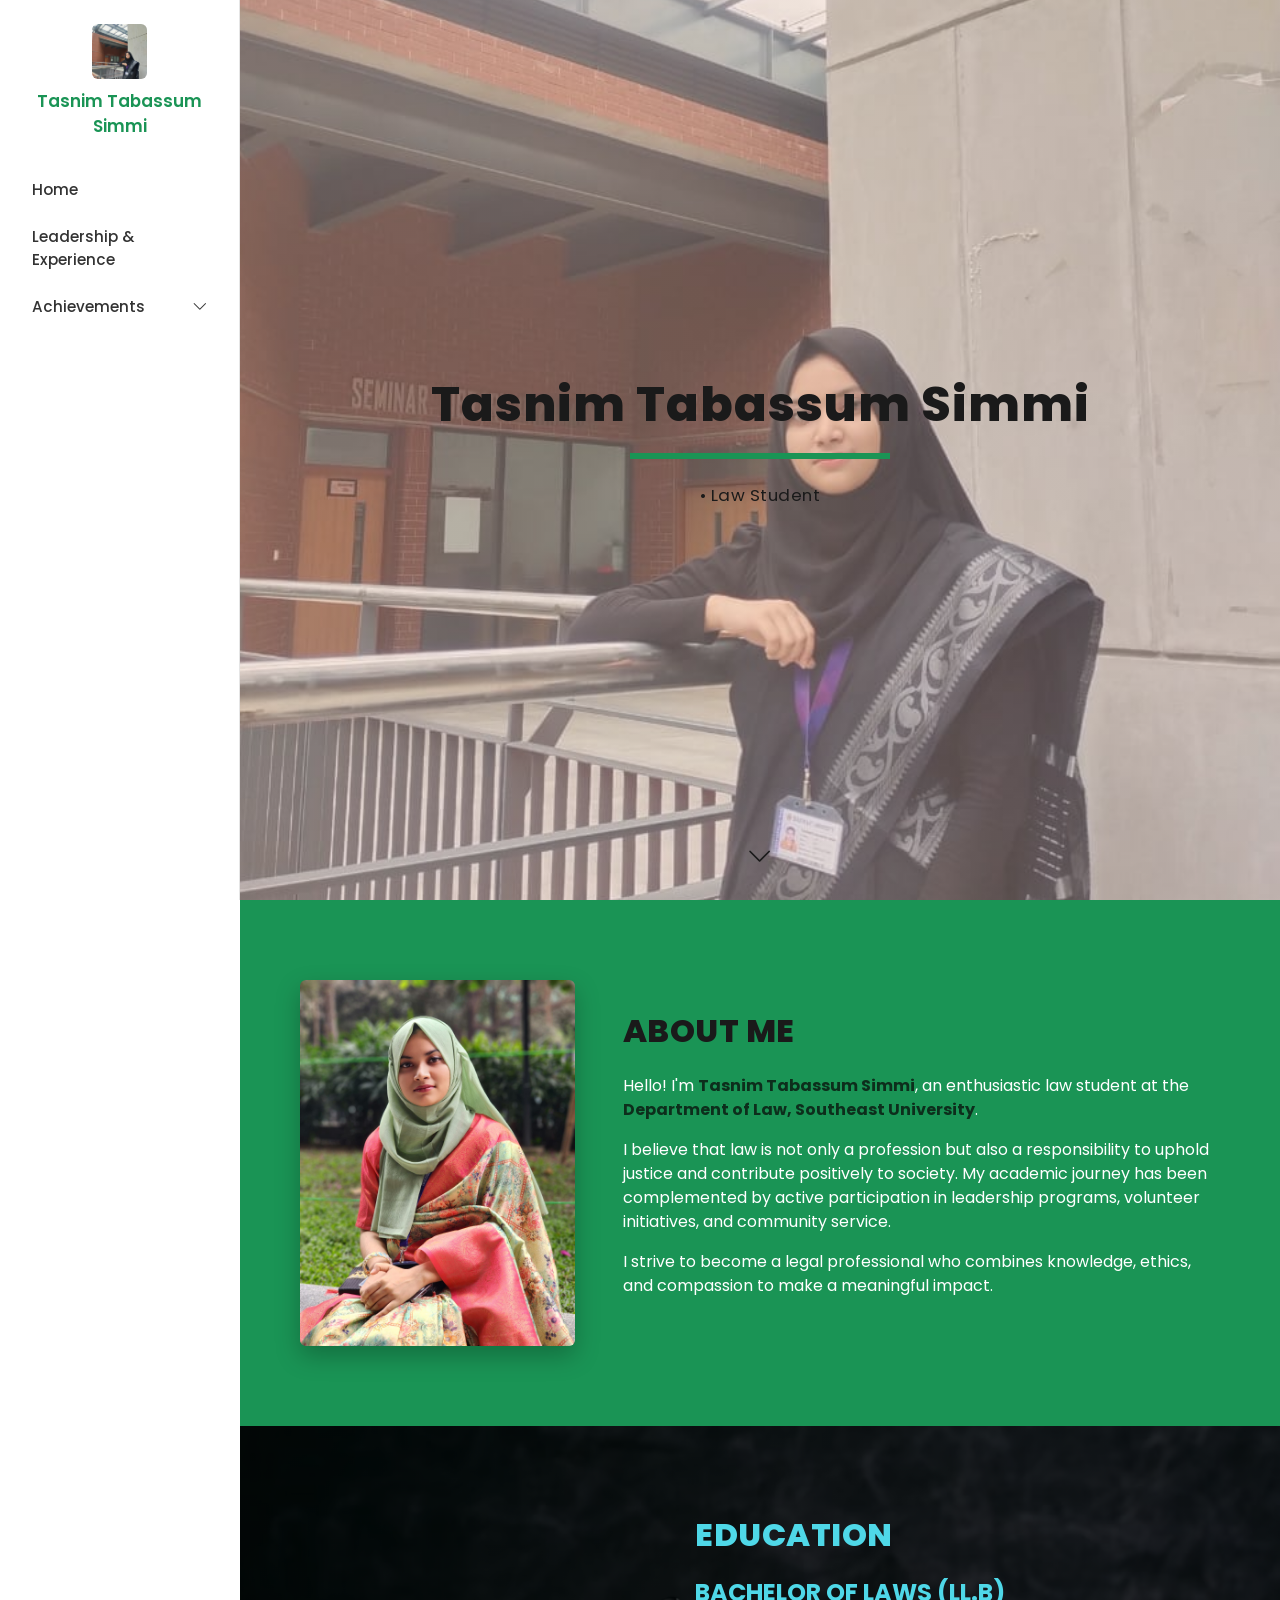
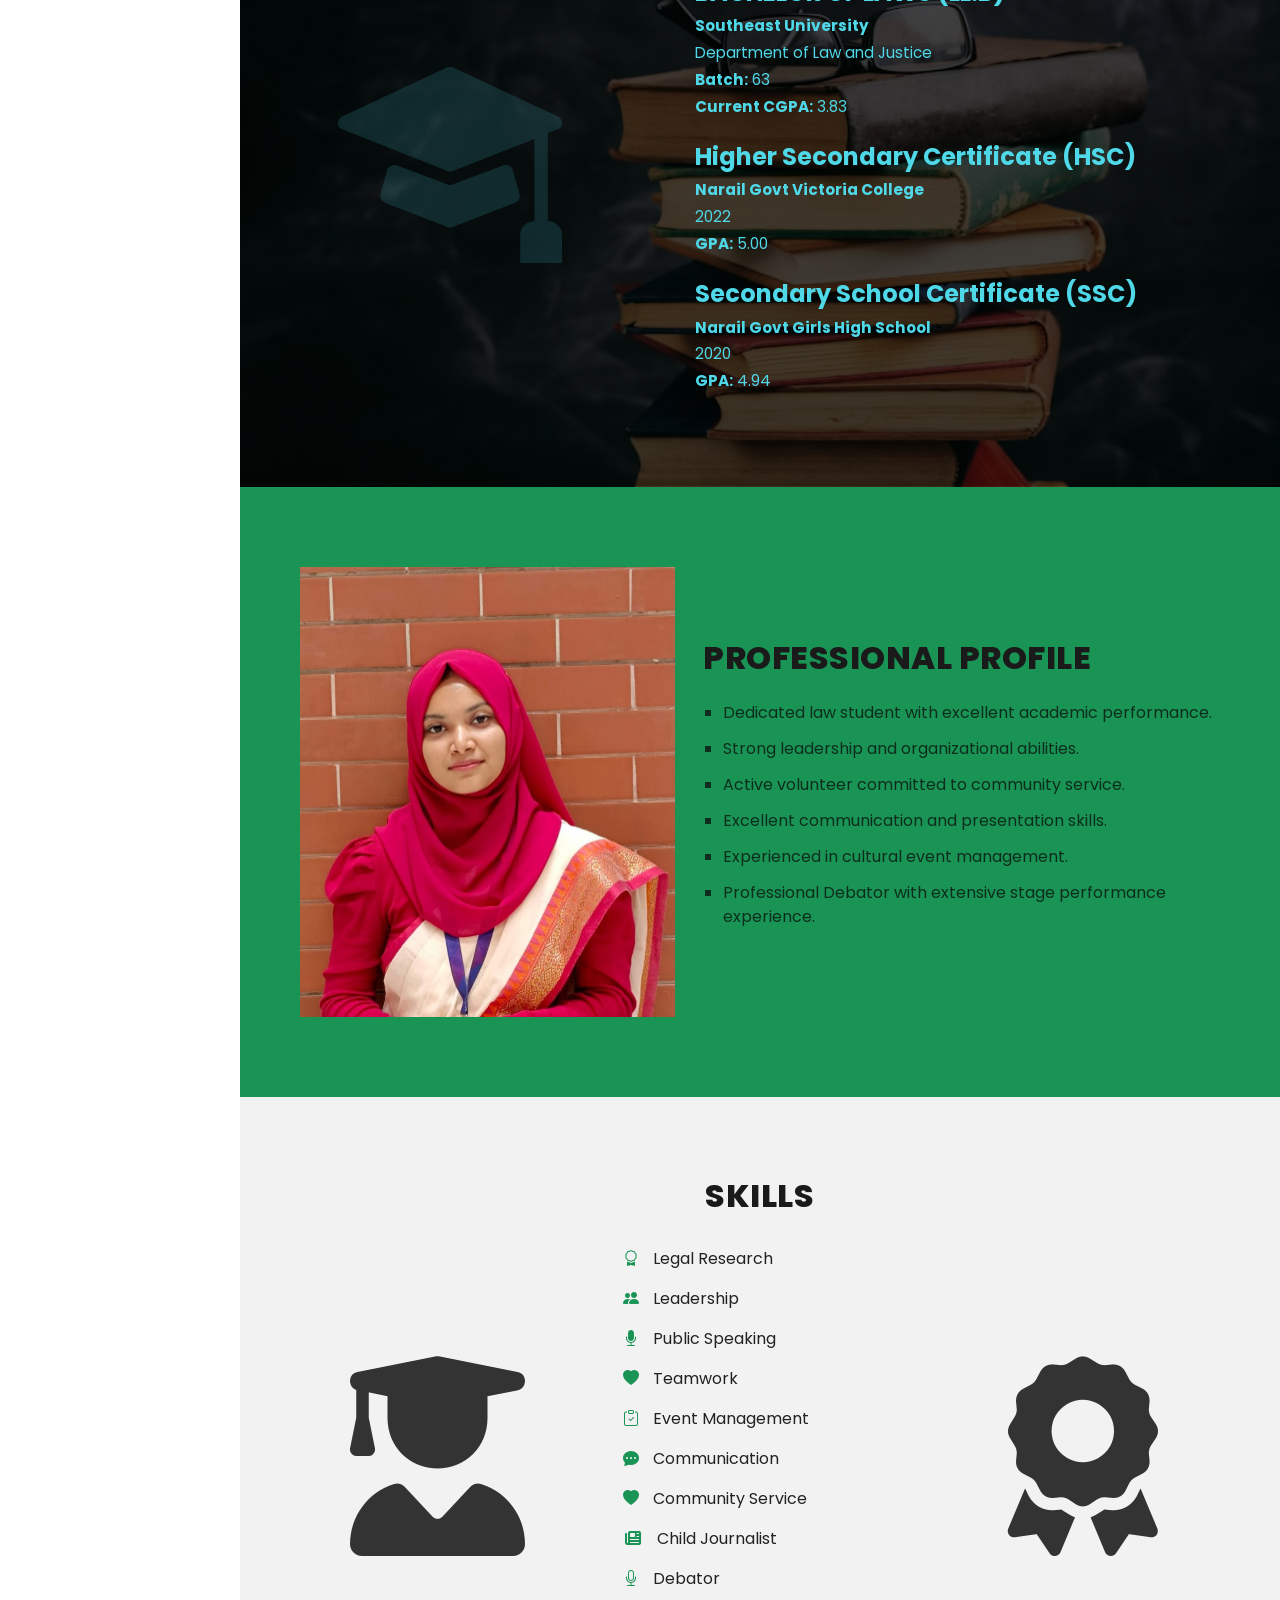
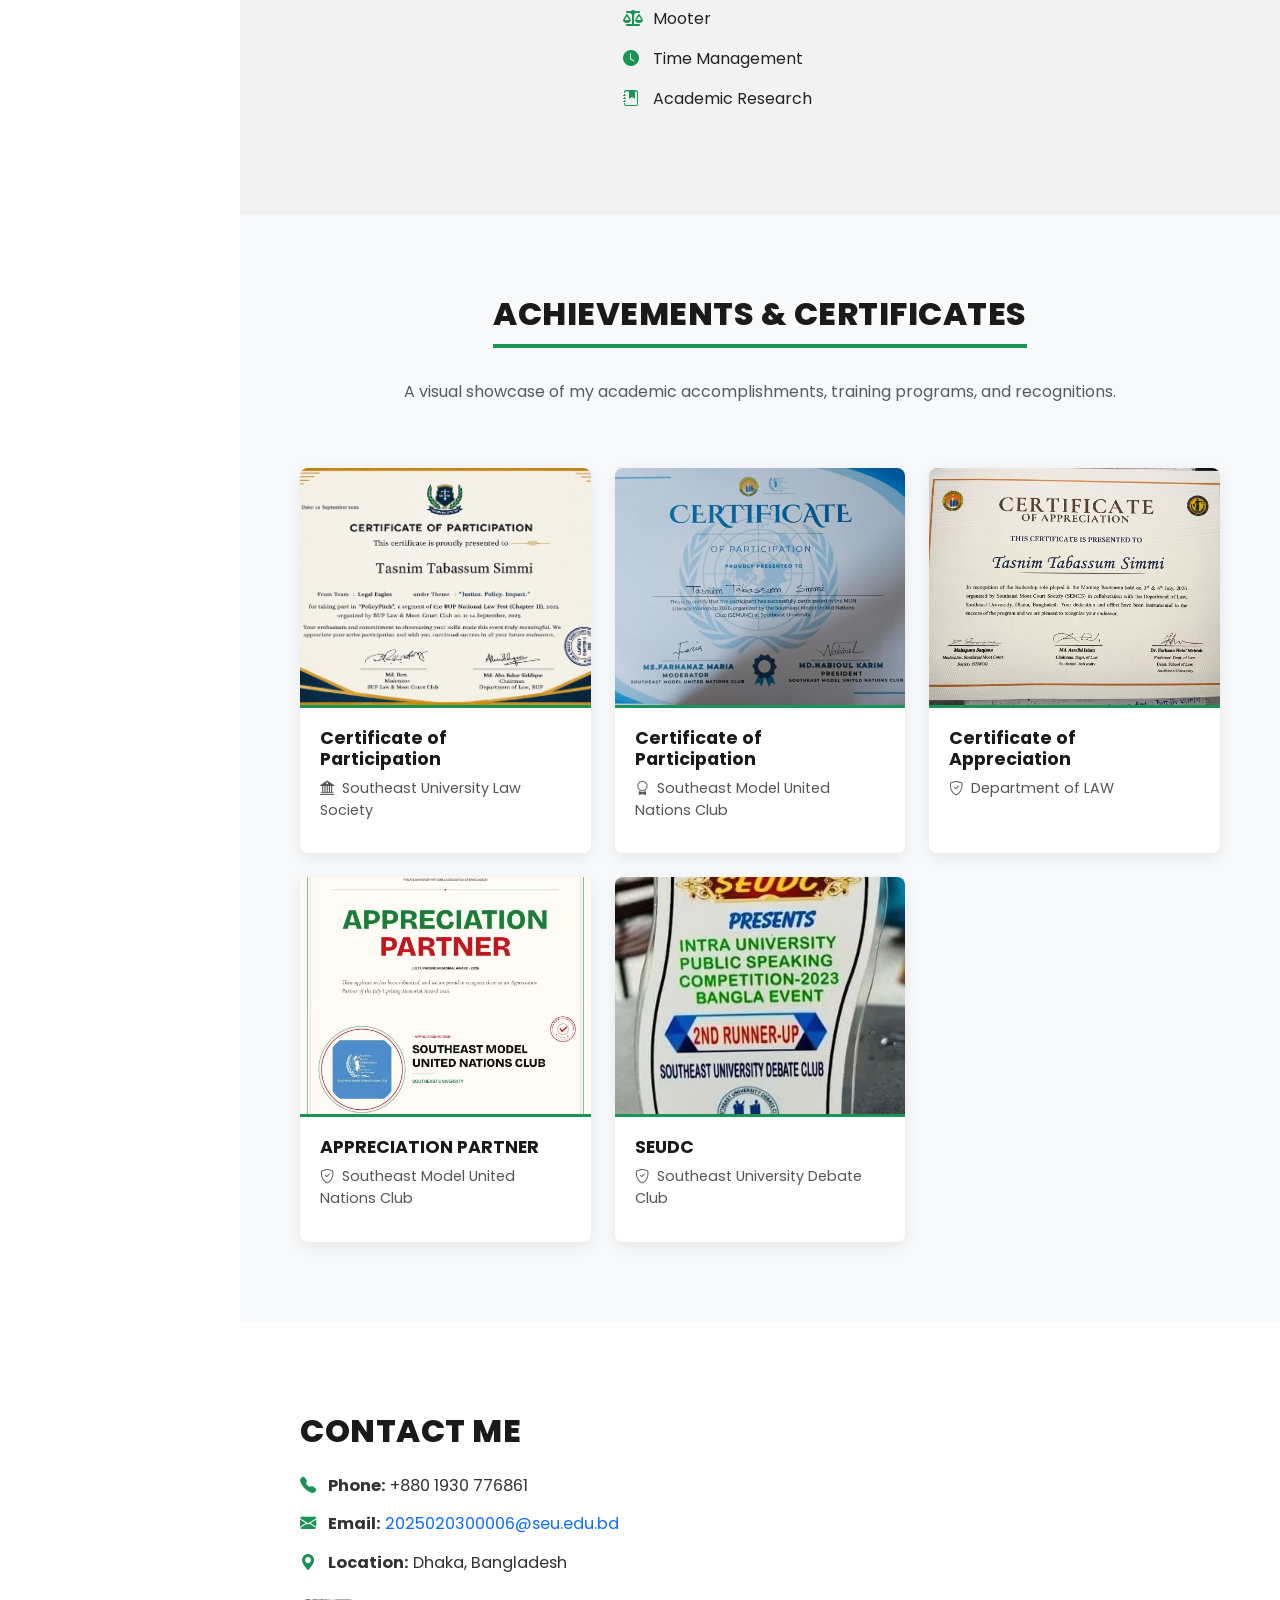
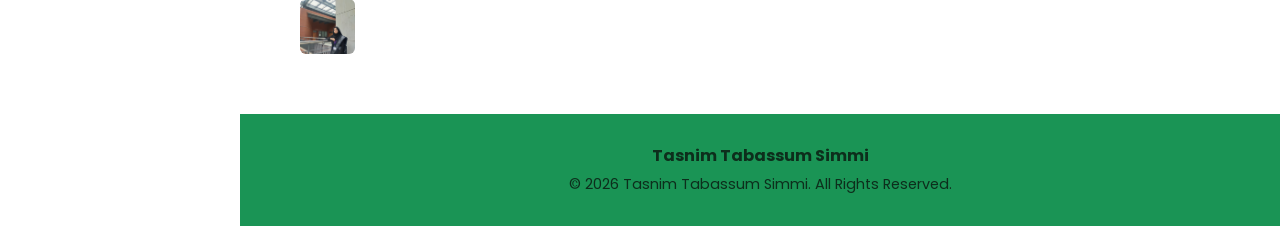
<file: index.html>
<!DOCTYPE html>
<html lang="en">
<head>
<meta charset="UTF-8">
<meta name="viewport" content="width=device-width, initial-scale=1.0">
<title>Tasnim Tabassum Simmi| Portfolio</title>

<!-- Bootstrap CSS -->
<link href="https://cdn.jsdelivr.net/npm/bootstrap@5.3.3/dist/css/bootstrap.min.css" rel="stylesheet">
<!-- Bootstrap Icons -->
<link rel="stylesheet" href="https://cdn.jsdelivr.net/npm/bootstrap-icons@1.11.3/font/bootstrap-icons.css">
<!-- Google Fonts -->
<link href="https://fonts.googleapis.com/css2?family=Poppins:wght@300;400;500;600;700;800&display=swap" rel="stylesheet">
<link rel="stylesheet" href="https://cdnjs.cloudflare.com/ajax/libs/font-awesome/6.7.2/css/all.min.css">
<!-- Custom CSS -->
<link rel="stylesheet" href="style.css">
</head>
<body>

<!-- ===================== SIDEBAR ===================== -->
<aside class="sidebar" id="sidebar">
  <div class="sidebar-logo">
    <img src="img/pic.three.jpeg" alt="logo" class="logo-img">
    <p class="logo-text">Tasnim Tabassum Simmi</p>
  </div>

  <nav class="sidebar-nav">
    <a href="../index.html" class="nav-item active">Home</a>
    <a href="./Leadership-Experience/L&E.html" class="nav-item">Leadership &amp; Experience</a>

   <div class="nav-dropdown">
  <!-- বাটনটিকে লিংক বানানো হলো এবং অ্যারো আইকনটিকে আলাদা ক্লিক করার সুবিধা দেওয়া হলো -->
  <div class="nav-item dropdown-toggle-btn d-flex justify-content-between align-items-center">
    <a href="./Achievements/achievements.html" style="color: inherit; flex-grow: 1;">Achievements</a>
    <i class="bi bi-chevron-down" id="achievementsToggle" style="cursor: pointer; padding-left: 10px;"></i>
  </div>
  <div class="nav-dropdown-menu" id="achievementsMenu">

    <!-- language এর জায়গায় সঠিক বানান languages.html করা হলো -->
    <a href="./Achievements/language.html" class="nav-subitem">Languages</a>
  </div>
</div>
  </nav>
</aside>

<!-- mobile toggler -->
<button class="sidebar-mobile-btn" id="sidebarMobileBtn"><i class="bi bi-list"></i></button>

<!-- ===================== MAIN CONTENT ===================== -->
<main class="main-content">

  <!-- ---------- HERO ---------- -->
  <section id="home" class="hero-section">
    <div class="hero-overlay">
      <div class="hero-text-wrap">
        <h1 class="hero-title">Tasnim Tabassum Simmi</h1>
        <div class="hero-underline"></div>
        <p class="hero-subtitle">&bull; Law Student</p>
      </div>
    </div>
    <a href="#about" class="hero-scroll"><i class="bi bi-chevron-down"></i></a>
  </section>

  <!-- ---------- ABOUT ME ---------- -->
  <section id="about" class="px-5 about-section">
    <div class="container">
      <div class="row align-items-center g-5">
        <div class="col-lg-4 text-center">
          <img src="img/pic-two.jpeg" alt="Sabrina" class="about-img">
        </div>
        <div class="col-lg-8">
          <h2 class="section-heading dark-heading">ABOUT ME</h2>
          <p>Hello! I'm <strong>Tasnim Tabassum Simmi</strong>, an enthusiastic law student at the <strong>Department of Law, Southeast University</strong>.</p>
          <p>I believe that law is not only a profession but also a responsibility to uphold justice and contribute positively to society. My academic journey has been complemented by active participation in leadership programs, volunteer initiatives, and community service.</p>
          <p>I strive to become a legal professional who combines knowledge, ethics, and compassion to make a meaningful impact.</p>
        </div>
      </div>
    </div>
  </section>

  <!-- ---------- EDUCATION ---------- -->
  <section id="education" class="education-section">
    <div class="container">
      <div class="row align-items-center g-5">
        <div class="col-lg-5 d-none d-lg-flex justify-content-center">
          <i class="bi bi-mortarboard-fill education-icon"></i>
        </div>
        <div class="col-lg-7">
          <h2 class="section-heading cyan-heading">EDUCATION</h2>

          <h4 class="edu-title">BACHELOR OF LAWS (LL.B)</h4>
          <p class="edu-line"><strong>Southeast University</strong></p>
          <p class="edu-line">Department of Law and Justice</p>
          <p class="edu-line"><strong>Batch:</strong> 63</p>
          <p class="edu-line mb-4"><strong>Current CGPA:</strong> 3.83</p>

          <h4 class="edu-title">Higher Secondary Certificate (HSC)</h4>
          <p class="edu-line"><strong>Narail Govt Victoria College </strong></p>
          <p class="edu-line">2022</p>
          <p class="edu-line mb-4"><strong>GPA:</strong> 5.00</p>

          <h4 class="edu-title">Secondary School Certificate (SSC)</h4>
          <p class="edu-line"><strong>Narail Govt Girls High School </strong></p>
          <p class="edu-line">2020</p>
          <p class="edu-line"><strong>GPA:</strong> 4.94</p>
        </div>
      </div>
    </div>
  </section>

  <!-- ---------- PROFESSIONAL PROFILE ---------- -->
  <section id="leadership" class="px-5 profile-section">
    <div class="container">
      <div class="row align-items-center g-5">
        <div class="col-lg-5 text-center">
         <img src="img/pic-seven.jpeg" alt="photo" style="height: 450px;">
        </div>
        <div class="col-lg-7">
          <h2 class="section-heading dark-heading">PROFESSIONAL PROFILE</h2>
          <ul class="profile-list">
            <li>Dedicated law student with excellent academic performance.</li>
            <li>Strong leadership and organizational abilities.</li>
            <li>Active volunteer committed to community service.</li>
            <li>Excellent communication and presentation skills.</li>
            <li>Experienced in cultural event management.</li>
            <li>Professional Debator with extensive stage performance experience.</li>
          </ul>
        </div>
      </div>
    </div>
  </section>

  <!-- ---------- SKILLS ---------- -->
  <section id="skills" class="px-5 skills-section">
    <div class="container">
      <div class="row align-items-center g-5">
        <div class="col-lg-4 text-center">
          <i class="fa-solid fa-user-graduate" style="font-size: 200px;"></i>
        </div>
        <div class="col-lg-4">
          <h2 class="section-heading dark-heading text-center">SKILLS</h2>
          <ul class="skills-list">
            <li><i class="bi bi-award"></i> Legal Research</li>
            <li><i class="bi bi-people-fill"></i> Leadership</li>
            <li><i class="bi bi-mic-fill"></i> Public Speaking</li>
            <li><i class="bi bi-heart-fill"></i> Teamwork</li>
            <li><i class="bi bi-clipboard-check"></i> Event Management</li>
            <li><i class="bi bi-chat-dots-fill"></i> Communication</li>
            <li><i class="bi bi-heart-fill"></i> Community Service</li>
            <li><i class="fa-solid fa-newspaper"></i> Child Journalist</li>
            <li><i class="bi bi-mic"></i> Debator</li>
            <li><i class="fa-solid fa-scale-balanced"></i>Mooter</li>
            <li><i class="bi bi-clock-fill"></i> Time Management</li>
            <li><i class="bi bi-journal-bookmark-fill"></i> Academic Research</li>
          </ul>
        </div>
        <div class="col-lg-4 text-center">
          <i class="fa-solid fa-award" style="font-size: 200px;"></i>
        </div>
      </div>
    </div>
  </section>


<!-- ---------- ACHIEVEMENTS & CERTIFICATES ---------- -->
  <section id="achievements" class="px-5 achievements-section" style="background-color: #f8f9fa; padding: 80px 0;">
    <div class="container">
      <div class="row">
        <div class="col-12 text-center mb-5">
          <h2 class="section-heading dark-heading text-uppercase" style="display:inline-block; border-bottom: 4px solid var(--green); padding-bottom: 10px;">Achievements &amp; Certificates</h2>
          <p class="text-muted mt-2">A visual showcase of my academic accomplishments, training programs, and recognitions.</p>
        </div>
      </div>

      <!-- Achievements Grid -->
      <div class="row g-4">
        
        <!-- Certificate 1 -->
        <div class="col-md-6 col-lg-4">
          <div class="certificate-card">
            <div class="certificate-img-wrapper">
              <img src="img/T C1.jpg" alt="Moot Court Championship" class="certificate-img">
            </div>
            <div class="certificate-body">
              <div>
                <h4 class="certificate-title">Certificate of Participation</h4>
                <p class="certificate-issuer"><i class="bi bi-bank2 me-1"></i> Southeast University Law Society</p>
              </div>
          
            </div>
          </div>
        </div>

        <!-- Certificate 2 -->
        <div class="col-md-6 col-lg-4">
          <div class="certificate-card">
            <div class="certificate-img-wrapper">
              <img src="img/T C2.jpg" alt="National Debate Fest Participant" class="certificate-img">
            </div>
            <div class="certificate-body">
              <div>
                <h4 class="certificate-title">Certificate of Participation</h4>
                <p class="certificate-issuer"><i class="bi bi-award me-1"></i> Southeast Model United Nations Club</p>
              </div>
        
            </div>
          </div>
        </div>

        <!-- Certificate 3 -->
        <div class="col-md-6 col-lg-4">
          <div class="certificate-card">
            <div class="certificate-img-wrapper">
              <img src="img/T C3.png" alt="Leadership & Advocacy Training" class="certificate-img">
            </div>
            <div class="certificate-body">
              <div>
                <h4 class="certificate-title">Certificate of Appreciation</h4>
                <p class="certificate-issuer"><i class="bi bi-shield-check me-1"></i> Department of LAW</p>
              </div>
            
            </div>
          </div>
        </div>

        
        <!-- Certificate 4 -->
        <div class="col-md-6 col-lg-4">
          <div class="certificate-card">
            <div class="certificate-img-wrapper">
              <img src="img/PUNAB.jpg" alt="Leadership & Advocacy Training" class="certificate-img">
            </div>
            <div class="certificate-body">
              <div>
                <h4 class="certificate-title">APPRECIATION PARTNER</h4>
                <p class="certificate-issuer"><i class="bi bi-shield-check me-1"></i> Southeast Model United Nations Club</p>
              </div>
             
            </div>
          </div>
        </div>

        
        <!-- Certificate 5 -->
        <div class="col-md-6 col-lg-4">
          <div class="certificate-card">
            <div class="certificate-img-wrapper">
              <img src="img/SEUDC.jpeg" alt="Leadership & Advocacy Training" class="certificate-img">
            </div>
            <div class="certificate-body">
              <div>
                <h4 class="certificate-title">SEUDC</h4>
                <p class="certificate-issuer"><i class="bi bi-shield-check me-1"></i> Southeast University Debate Club</p>
              </div>
            </div>
          </div>
        </div>

      </div>
    </div>
  </section>
  

  <!-- ---------- CONTACT ---------- -->
  <section id="contact" class="px-5 contact-section">
    <div class="container">
      <h2 class="section-heading dark-heading">CONTACT ME</h2>
      <p><i class="bi bi-telephone-fill"></i> <strong>Phone:</strong> +880 1930 776861</p>
      <p><i class="bi bi-envelope-fill"></i> <strong>Email:</strong> 
        <a href="mailto:2025020300006@seu.edu.bd">2025020300006@seu.edu.bd</a></p>
      <p><i class="bi bi-geo-alt-fill"></i> <strong>Location:</strong> Dhaka, Bangladesh</p>

      <div class="contact-social">
        <img src="img/pic.three.jpeg" alt="social" class="social-img">
      </div>
    </div>
  </section>

  <!-- ---------- FOOTER ---------- -->
  <footer class="site-footer">
    <div class="container text-center">
      <p class="footer-name">Tasnim Tabassum Simmi</p>
      <p class="footer-copy">&copy; 2026 Tasnim Tabassum Simmi. All Rights Reserved.</p>
    </div>
  </footer>

</main>

<!-- Bootstrap JS Bundle -->
<script src="https://cdn.jsdelivr.net/npm/bootstrap@5.3.3/dist/js/bootstrap.bundle.min.js"></script>
<!-- Custom JS -->
<script src="script.js"></script>
</body>
</html>
</file>
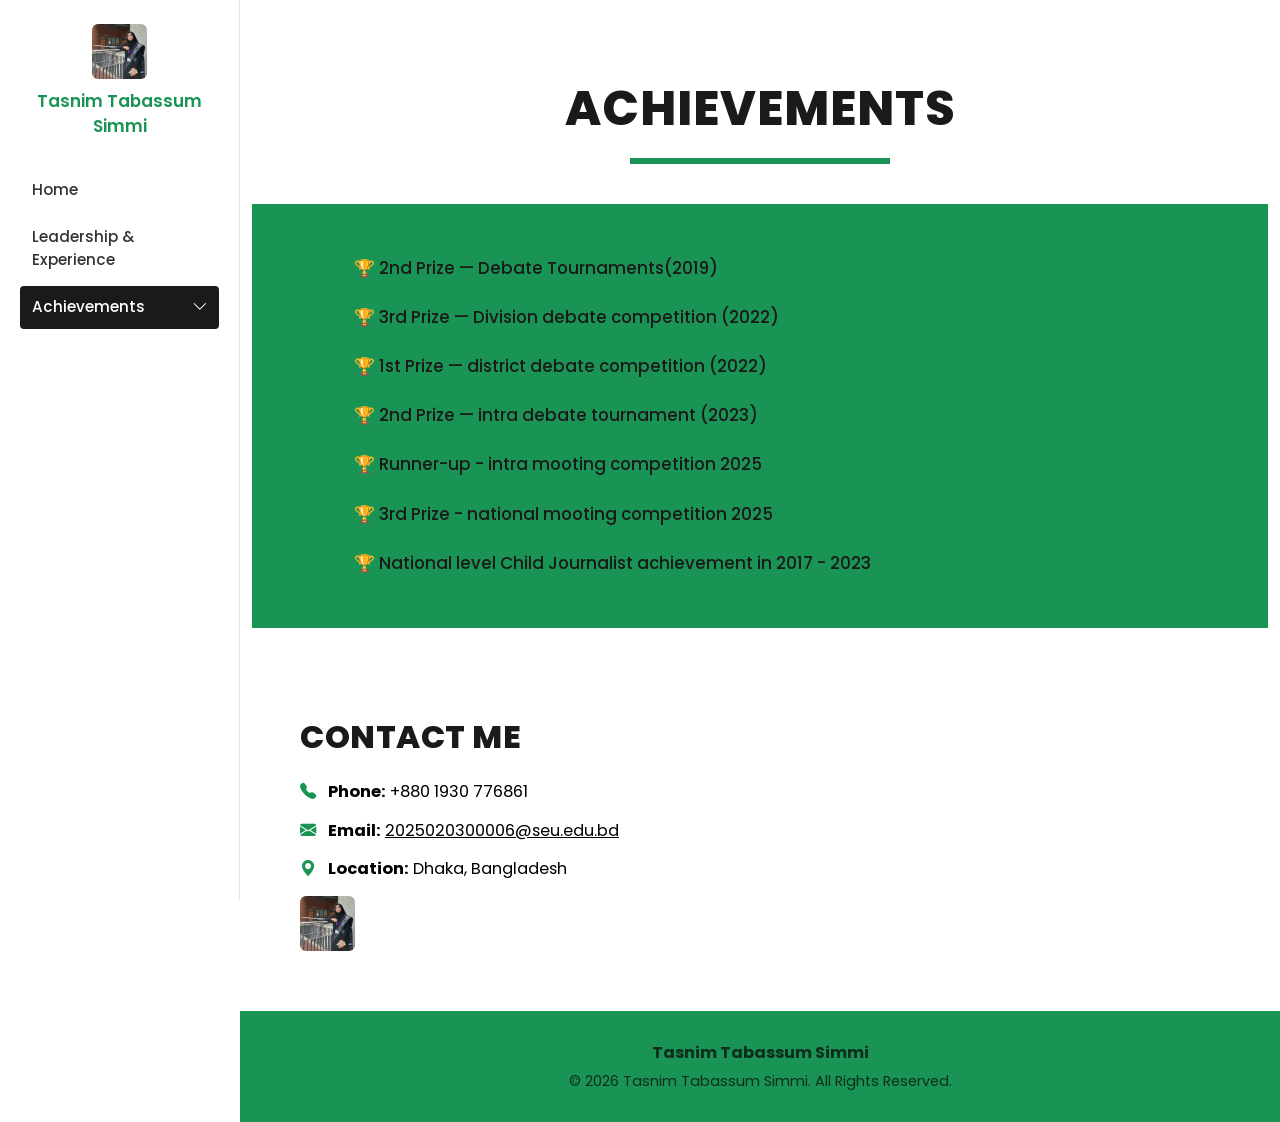
<file: Achievements/achievements.html>
<!DOCTYPE html>
<html lang="en">
<head>
<meta charset="UTF-8">
<meta name="viewport" content="width=device-width, initial-scale=1.0">
<title>Achievements - Sabrina Tabassum Sumayya</title>

<!-- Bootstrap CSS -->
<link href="https://cdn.jsdelivr.net/npm/bootstrap@5.3.3/dist/css/bootstrap.min.css" rel="stylesheet">
<!-- Bootstrap Icons -->
<link rel="stylesheet" href="https://cdn.jsdelivr.net/npm/bootstrap-icons@1.11.3/font/bootstrap-icons.css">
<!-- Google Fonts -->
<link href="https://fonts.googleapis.com/css2?family=Poppins:wght@300;400;500;600;700;800&display=swap" rel="stylesheet">

<!-- Custom CSS (মেইন পেজের স্টাইল ও অ্যাচিভমেন্টস এর জন্য) -->
<link rel="stylesheet" href="achievements.css">
</head>
<body>

<!-- ===================== SIDEBAR ===================== -->
<aside class="sidebar" id="sidebar">
  <div class="sidebar-logo">
    <img src="img/pic.three.jpeg" alt="logo" class="logo-img">
    <p class="logo-text">Tasnim Tabassum Simmi</p>
  </div>

  <nav class="sidebar-nav">
    <a href="../index.html" class="nav-item">Home</a>
    <a href="../Leadership-Experience/L&E.html" class="nav-item">Leadership &amp; Experience</a>

    <div class="nav-dropdown">
      <div class="nav-item dropdown-toggle-btn d-flex justify-content-between align-items-center active">
        <a href="achievements.html" style="color: inherit; flex-grow: 1;">Achievements</a>
        <i class="bi bi-chevron-down" id="achievementsToggle" style="cursor: pointer; padding-left: 10px;"></i>
      </div>
      <div class="nav-dropdown-menu" id="achievementsMenu" style="display: none;">
  
        <a href="../Achievements/language.html" class="nav-subitem">Languages</a>
      </div>
    </div>
  </nav>
</aside>

<!-- mobile toggler -->
<button class="sidebar-mobile-btn" id="sidebarMobileBtn"><i class="bi bi-list"></i></button>

<!-- ===================== MAIN CONTENT ===================== -->
<main class="main-content">
 

  <!-- ---------- ACHIEVEMENTS SECTION ---------- -->
  <section id="achievements" class="achievements-section text-center">
    <div class="container">
      <h1 class="achievements-title">ACHIEVEMENTS</h1>
      <div class="achievements-underline"></div>
      
      <div class="achievements-box">
        <ul class="achievements-items">
         <li>🏆 2nd Prize — Debate Tournaments(2019)</li>
          <li>🏆 3rd Prize — Division debate competition (2022)</li>
          <li>🏆 1st Prize — district debate competition (2022)</li>
          <li>🏆 2nd Prize — intra debate tournament (2023)</li>
          <li>🏆 Runner-up - intra mooting competition 2025</li>
          <li>🏆 3rd Prize - national mooting competition 2025</li>
          <li>🏆 National level Child Journalist achievement in 2017 - 2023</li>
        </ul>
      </div>
    </div>
  </section>

  <!-- ---------- CONTACT ME ---------- -->
  <section id="contact" class="px-5 contact-section">
    <div class="container">
      <h2 class="section-heading dark-heading">CONTACT ME</h2>
      <p><i class="bi bi-telephone-fill"></i> <strong>Phone:</strong> +880 1930 776861</p>
      <p><i class="bi bi-envelope-fill"></i> <strong>Email:</strong> 
        <a href="mailto:2025020300006@seu.edu.bd">2025020300006@seu.edu.bd</a></p>
      <p><i class="bi bi-geo-alt-fill"></i> <strong>Location:</strong> Dhaka, Bangladesh</p>

      <div class="contact-social">
        <img src="img/pic.three.jpeg" alt="">
      </div>
    </div>
  </section>

  <!-- ---------- FOOTER ---------- -->
  <footer class="site-footer text-center">
    <div class="container">
      <p class="footer-name">Tasnim Tabassum Simmi</p>
      <p class="footer-copy">&copy; 2026 Tasnim Tabassum Simmi. All Rights Reserved.</p>
    </div>
  </footer>

</main>

<!-- Bootstrap JS Bundle -->
<script src="https://cdn.jsdelivr.net/npm/bootstrap@5.3.3/dist/js/bootstrap.bundle.min.js"></script>
<!-- Custom JS -->
<script src="achievements.js"></script>
</body>
</html>
</file>
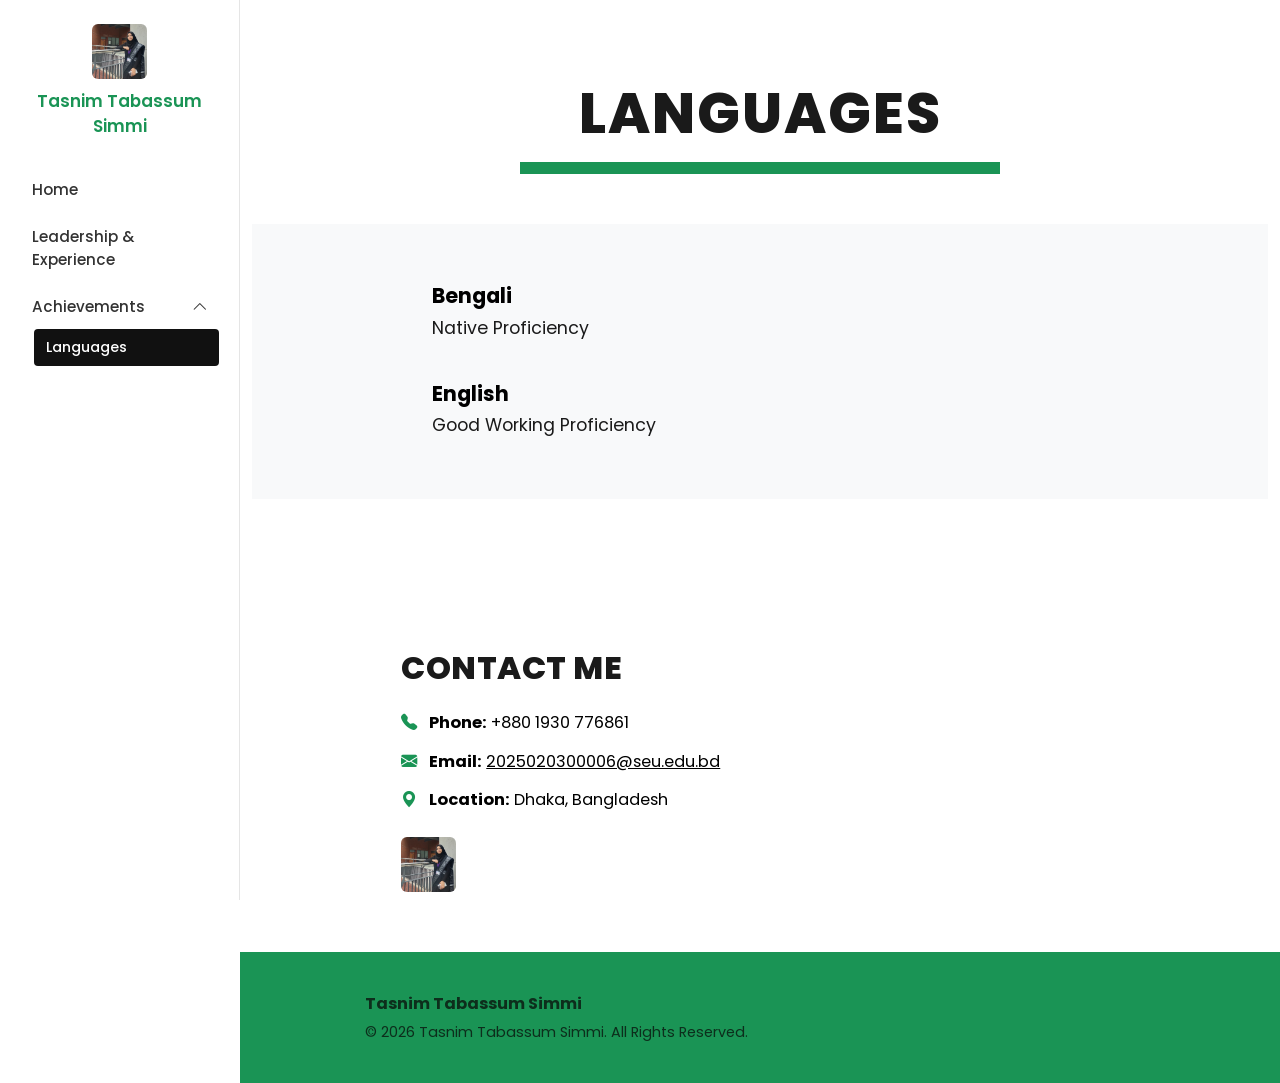
<file: Achievements/language.html>
<!DOCTYPE html>
<html lang="en">
<head>
<meta charset="UTF-8">
<meta name="viewport" content="width=device-width, initial-scale=1.0">
<title>Languages - Sabrina Tabassum Sumayya</title>

<link href="https://cdn.jsdelivr.net/npm/bootstrap@5.3.3/dist/css/bootstrap.min.css" rel="stylesheet">
<link rel="stylesheet" href="https://cdn.jsdelivr.net/npm/bootstrap-icons@1.11.3/font/bootstrap-icons.css">
<link href="https://fonts.googleapis.com/css2?family=Poppins:wght@300;400;500;600;700;800&display=swap" rel="stylesheet">

<link rel="stylesheet" href="language.css">
</head>
<body>

<aside class="sidebar" id="sidebar">
  <div class="sidebar-logo">
    <img src="img/pic.three.jpeg" alt="logo" class="logo-img">
    <p class="logo-text">Tasnim Tabassum Simmi</p>
  </div>

  <nav class="sidebar-nav">
    <a href="../index.html" class="nav-item">Home</a>
    <a href="../Leadership-Experience/L&E.html" class="nav-item">Leadership &amp; Experience</a>

  
<div class="nav-dropdown">
  <!-- এখান থেকেও active ক্লাসটি সরিয়ে দেওয়া হয়েছে -->
  <div class="nav-item dropdown-toggle-btn d-flex justify-content-between align-items-center">
    <a href="../Achievements/achievements.html" style="color: inherit; flex-grow: 1;">Achievements</a>
    <i class="bi bi-chevron-up" id="achievementsToggle" style="cursor: pointer; padding-left: 10px;"></i>
  </div>
  <div class="nav-dropdown-menu show" id="achievementsMenu">
   
    <!-- active ক্লাসটি এখানে থাকবে -->
    <a href="./language.html" class="nav-subitem active">Languages</a>
  </div>
</div>
  </nav>
</aside>

<button class="sidebar-mobile-btn" id="sidebarMobileBtn"><i class="bi bi-list"></i></button>

<main class="main-content">

 

  <section id="languages" class="achievements-section text-center ">
    <div class="container">
      <h1 class="achievements-title">LANGUAGES</h1>
      <div class="achievements-underline"></div>
      
    <div class="bg-light mx-0 w-100">
  <div class="languages-content-box text-start max-width-container mx-auto">
    <div class="language-block">
      <h3 class="lang-name">Bengali</h3>
      <p class="lang-proficiency">Native Proficiency</p>
    </div>
    
    <div class="language-block">
      <h3 class="lang-name">English</h3>
      <p class="lang-proficiency">Good Working Proficiency</p>
    </div>
  </div>
</div>
    </div>
  </section>

  <section id="contact" class="px-5 contact-section">
    <div class="container">
      <h2 class="section-heading dark-heading">CONTACT ME</h2>
      <p><i class="bi bi-telephone-fill"></i> <strong>Phone:</strong> +880 1930 776861</p>
      <p><i class="bi bi-envelope-fill"></i> <strong>Email:</strong> <a href="mailto:2025020300006@seu.edu.bd">2025020300006@seu.edu.bd</a></p>
      <p><i class="bi bi-geo-alt-fill"></i> <strong>Location:</strong> Dhaka, Bangladesh</p>

      <div class="contact-social">
        <img src="img/pic.three.jpeg" alt="social" class="social-img">
      </div>
    </div>
  </section>

  <footer class="site-footer text-center">
    <div class="container">
      <p class="footer-name">Tasnim Tabassum Simmi</p>
      <p class="footer-copy">&copy; 2026 Tasnim Tabassum Simmi. All Rights Reserved.</p>
    </div>
  </footer>

</main>

<script src="https://cdn.jsdelivr.net/npm/bootstrap@5.3.3/dist/js/bootstrap.bundle.min.js"></script>
<script src="language.js"></script>
</body>
</html>
</file>
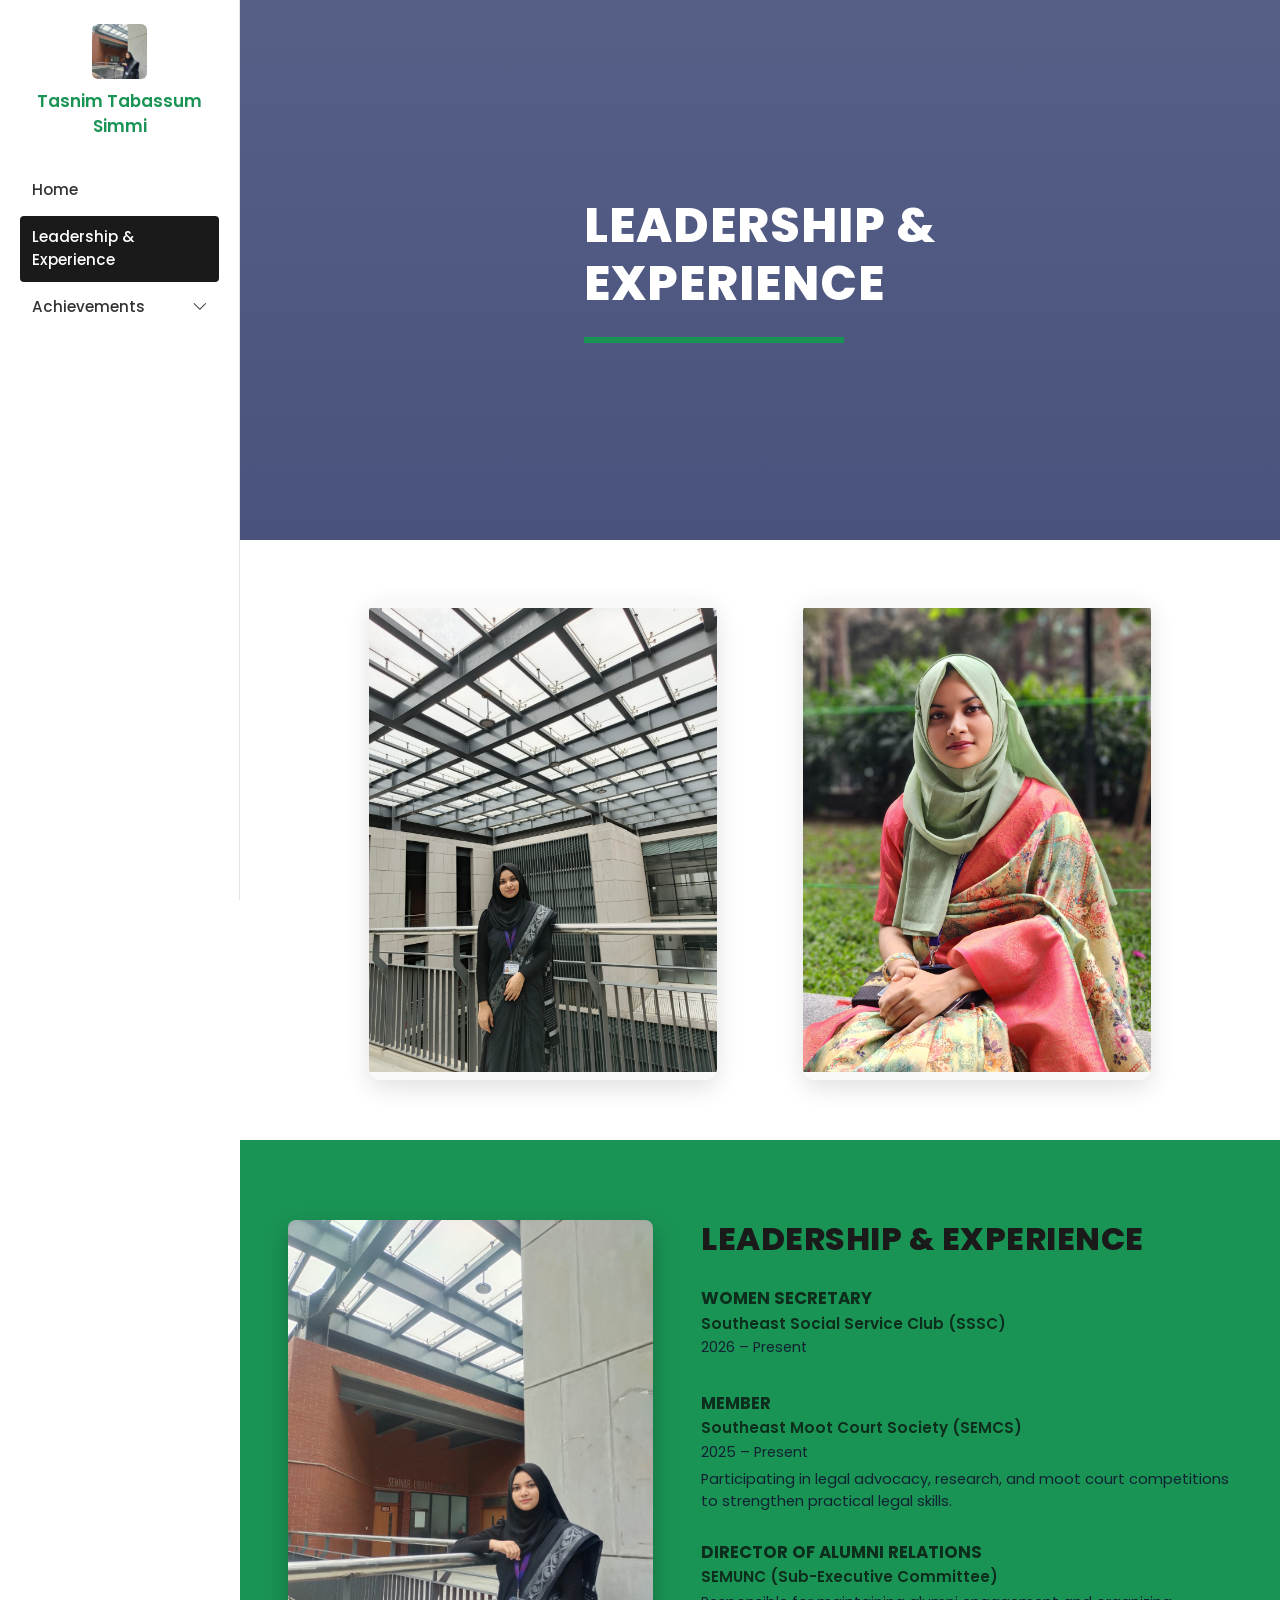
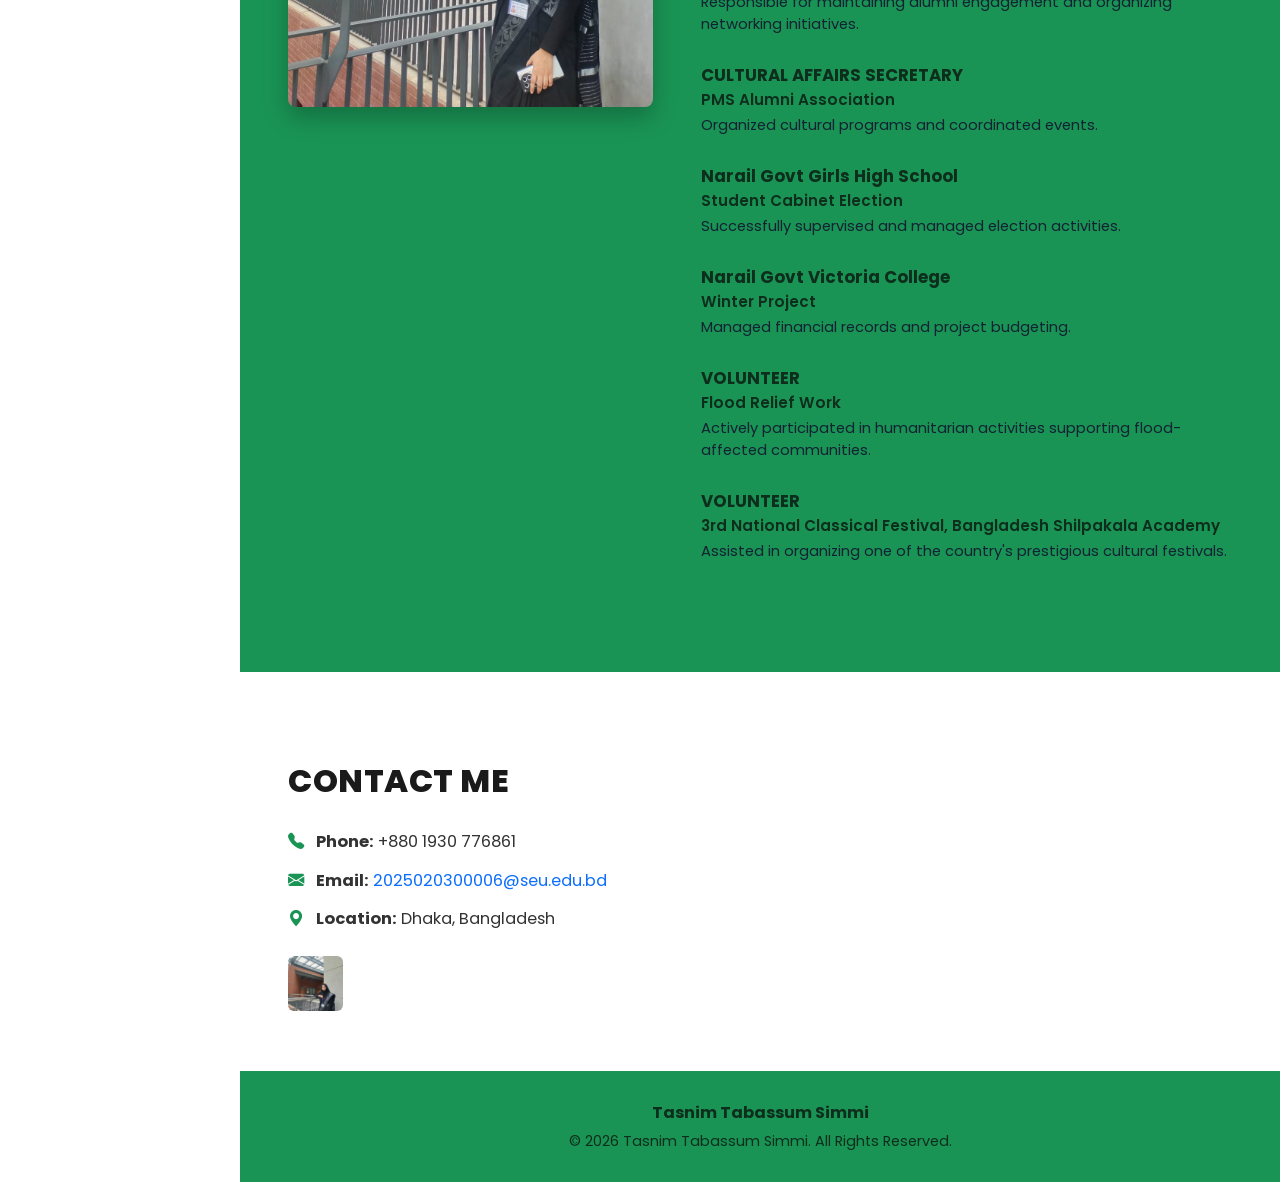
<file: Leadership-Experience/L&E.html>
<!DOCTYPE html>
<html lang="en">
<head>
<meta charset="UTF-8">
<meta name="viewport" content="width=device-width, initial-scale=1.0">
<title>Leadership & Experience | Sabrina Tabassum Sumayya</title>

<!-- Bootstrap CSS -->
<link href="https://cdn.jsdelivr.net/npm/bootstrap@5.3.3/dist/css/bootstrap.min.css" rel="stylesheet">
<!-- Bootstrap Icons -->
<link rel="stylesheet" href="https://cdn.jsdelivr.net/npm/bootstrap-icons@1.11.3/font/bootstrap-icons.css">
<!-- Google Fonts -->
<link href="https://fonts.googleapis.com/css2?family=Poppins:wght@300;400;500;600;700;800&display=swap" rel="stylesheet">

<!-- Custom CSS -->
<link rel="stylesheet" href="L&E.css">
</head>
<body>

<!-- ===================== SIDEBAR ===================== -->
<aside class="sidebar" id="sidebar">
  <div class="sidebar-logo">
    <img src="img/pic.three.jpeg" alt="logo" class="logo-img">
    <p class="logo-text">Tasnim Tabassum Simmi</p>
  </div>

  <nav class="sidebar-nav">
    <a href="../index.html" class="nav-item">Home</a>
    <a href="L&E.html" class="nav-item active">Leadership &amp; Experience</a>

    <div class="nav-dropdown">
       <div class="nav-item dropdown-toggle-btn d-flex justify-content-between align-items-center">
        <a href="../Achievements/achievements.html" style="color: inherit; flex-grow: 1;">Achievements</a>
        <i class="bi bi-chevron-down" id="achievementsToggle" style="cursor: pointer; padding-left: 10px;"></i>
      </div>
      <div class="nav-dropdown-menu" id="achievementsMenu">
        <a href="../Achievements/language.html" class="nav-subitem">Languages</a>
      </div>
    </div>
  </nav>
</aside>

<!-- mobile toggler -->
<button class="sidebar-mobile-btn" id="sidebarMobileBtn"><i class="bi bi-list"></i></button>

<!-- ===================== MAIN CONTENT ===================== -->
<main class="main-content">

  <!-- ---------- HERO ---------- -->
  <section class="hero-section">
    
    <div class="hero-overlay">
      <div class="hero-text-wrap">
        <h1 class="hero-title">LEADERSHIP &amp;<br>EXPERIENCE</h1>
        <div class="hero-underline"></div>
      </div>
    </div>
  </section>

  <!-- ---------- FEATURED POSTERS ---------- -->
  <section class="poster-section">
    <div class="container">
      <div class="row justify-content-center g-4">
        <div class="col-md-6 col-lg-5">
          <div class="poster-wrapper">
            <img src="img/pic-one.jpeg" alt="SSSC Women Secretary" class="poster-img">
          </div>
        </div>
        <div class="col-md-6 col-lg-5">
          <div class="poster-wrapper">
            <img src="img/pic-two.jpeg" alt="SEMUNC Director of Alumni Relations" class="poster-img">
          </div>
        </div>
      </div>
    </div>
  </section>

  <!-- ---------- LEADERSHIP & EXPERIENCE DETAILS ---------- -->
  <section id="leadership-details" class="leadership-section">
    <div class="container px-5">
      <div class="row g-5 align-items-start">

        <div class="col-lg-5 text-center">
          <img src="img/pic.three.jpeg" alt="News coverage screenshot" class="news-img">
        </div>

        <div class="col-lg-7">
          <h2 class="section-heading dark-heading">LEADERSHIP &amp; EXPERIENCE</h2>

          <div class="experience-item">
            <h4 class="exp-role">WOMEN SECRETARY</h4>
            <p class="exp-org">Southeast Social Service Club (SSSC)</p>
            <p class="exp-meta">2026 &ndash; Present</p>
          </div>

          <div class="experience-item">
            <h4 class="exp-role">MEMBER</h4>
            <p class="exp-org">Southeast Moot Court Society (SEMCS)</p>
            <p class="exp-meta">2025 &ndash; Present</p>
            <p class="exp-desc">Participating in legal advocacy, research, and moot court competitions to strengthen practical legal skills.</p>
          </div>

          <div class="experience-item">
            <h4 class="exp-role">DIRECTOR OF ALUMNI RELATIONS</h4>
            <p class="exp-org">SEMUNC (Sub-Executive Committee)</p>
            <p class="exp-desc">Responsible for maintaining alumni engagement and organizing networking initiatives.</p>
          </div>

          <div class="experience-item">
            <h4 class="exp-role">CULTURAL AFFAIRS SECRETARY</h4>
            <p class="exp-org">PMS Alumni Association</p>
            <p class="exp-desc">Organized cultural programs and coordinated events.</p>
          </div>

          <div class="experience-item">
            <h4 class="exp-role">Narail Govt Girls High School </h4>
            <p class="exp-org">Student Cabinet Election</p>
            <p class="exp-desc">Successfully supervised and managed election activities.</p>
          </div>

          <div class="experience-item">
            <h4 class="exp-role">Narail Govt Victoria College </h4>
            <p class="exp-org">Winter Project</p>
            <p class="exp-desc">Managed financial records and project budgeting.</p>
          </div>

          <div class="experience-item">
            <h4 class="exp-role">VOLUNTEER</h4>
            <p class="exp-org">Flood Relief Work</p>
            <p class="exp-desc">Actively participated in humanitarian activities supporting flood-affected communities.</p>
          </div>

          <div class="experience-item">
            <h4 class="exp-role">VOLUNTEER</h4>
            <p class="exp-org">3rd National Classical Festival, Bangladesh Shilpakala Academy</p>
            <p class="exp-desc">Assisted in organizing one of the country's prestigious cultural festivals.</p>
          </div>

        </div>
      </div>
    </div>
  </section>

  <!-- ---------- CONTACT ---------- -->
  <section id="contact" class="contact-section">
    <div class="container px-5">
      <h2 class="section-heading dark-heading">CONTACT ME</h2>
      <p><i class="bi bi-telephone-fill"></i> <strong>Phone:</strong> +880 1930 776861</p>
      <p><i class="bi bi-envelope-fill"></i> <strong>Email:</strong> 
    <a href="mailto:2025020300006@seu.edu.bd">2025020300006@seu.edu.bd</a></p>
      <p><i class="bi bi-geo-alt-fill"></i> <strong>Location:</strong> Dhaka, Bangladesh</p>

      <div class="contact-social">
        <img src="img/pic.three.jpeg" alt="social" class="social-img">
      </div>
    </div>
  </section>

  <!-- ---------- FOOTER ---------- -->
  <footer class="site-footer">
    <div class="container text-center">
      <p class="footer-name">Tasnim Tabassum Simmi</p>
      <p class="footer-copy">&copy; 2026 Tasnim Tabassum Simmi. All Rights Reserved.</p>
    </div>
  </footer>

</main>

<!-- Bootstrap JS Bundle -->
<script src="https://cdn.jsdelivr.net/npm/bootstrap@5.3.3/dist/js/bootstrap.bundle.min.js"></script>
<!-- Custom JS -->
<script src="L&E.js"></script>
</body>
</html>
</file>
<file: style.css>
/* ===================== ROOT / GLOBAL ===================== */
:root{
  --green: #1a9455;
  --green-dark: #157a45;
  --teal-dark: #1f4a48;
  --cyan: #4fd8e8;
  --sidebar-width: 240px;
}

*{
  box-sizing: border-box;
}

body{
  font-family: 'Poppins', sans-serif;
  color: #333;
  margin: 0;
  padding: 0;
   overflow-x: hidden; /* ডানে-বামে স্ক্রল বন্ধ করবে */
    width: 100%;
}



a{
  text-decoration: none;
}

/* ===================== SIDEBAR ===================== */
.sidebar{
  position: fixed;
  top: 0;
  left: 0;
  width: var(--sidebar-width);
  height: 100vh;
  background: #fff;
  border-right: 1px solid #e5e5e5;
  padding: 24px 20px;
  overflow-y: auto;
  z-index: 1000;
  transition: transform 0.3s ease;
}

.sidebar-logo{
  text-align: center;
  margin-bottom: 30px;
}

.logo-img{
  width: 55px;
  height: 55px;
  border-radius: 6px;
  object-fit: cover;
}

.logo-text{
  color: var(--green);
  font-weight: 600;
  font-size: 1.05rem;
  margin-top: 10px;
  margin-bottom: 0;
}

.sidebar-nav{
  display: flex;
  flex-direction: column;
  gap: 4px;
}

.nav-item{
  display: block;
  padding: 10px 12px;
  color: #333;
  font-size: 0.95rem;
  font-weight: 500;
  border-radius: 4px;
  text-align: left;
  width: 100%;
  background: none;
  border: none;
  cursor: pointer;
}

.nav-item.active{
  background: #1a1a1a;
  color: #fff;
}

.nav-item:hover{
  background: #f0f0f0;
  color: #111;
}

.nav-item.active:hover{
  background: #1a1a1a;
  color: #fff;
}

.dropdown-toggle-btn{
  display: flex;
  justify-content: space-between;
  align-items: center;
}

.nav-dropdown-menu{
  display: none;
  flex-direction: column;
  padding-left: 14px;
}

.nav-dropdown-menu.show{
  display: flex;
}

.nav-subitem{
  padding: 8px 10px;
  color: #555;
  font-size: 0.88rem;
}

.nav-subitem:hover{
  color: var(--green);
}

.sidebar-mobile-btn{
  display: none;
  position: fixed;
  top: 14px;
  left: 14px;
  z-index: 1100;
  background: #1a1a1a;
  color: #fff;
  border: none;
  border-radius: 6px;
  width: 42px;
  height: 42px;
  font-size: 1.2rem;
}

/* ===================== MAIN CONTENT ===================== */
.main-content{
  margin-left: var(--sidebar-width);
}

.section-heading{
  font-weight: 800;
  letter-spacing: 0.5px;
  margin-bottom: 24px;
}

.dark-heading{
  color: #1a1a1a;
}

.cyan-heading{
  color: var(--cyan);
}

/* ===================== HERO ===================== */


.hero-section {
    /* 1. Background image short-hand tike aro safe kora holo (center/cover shortcut soriye alada dewa holo) */
    background-image: linear-gradient(180deg, rgba(230,190,180,0.35), rgba(230,190,180,0.35)), 
    url('img/pic.three.jpeg');
    
    /* 2. Shob browser e jate fixed scroll perfect kaj kore tar jonne scroll behavior rules */
    background-size: cover;
    background-position: center 65%;
    background-repeat: no-repeat;
    background-attachment: fixed; 
    
    /* 3. Layout and alignment */
    min-height: 100vh; 
    position: relative;
    display: flex;
    align-items: center;
    justify-content: center;
}

.hero-search-btn{
  position: absolute;
  top: 24px;
  right: 30px;
  background: none;
  border: none;
  color: #1a1a1a;
  font-size: 1.2rem;
}

.hero-text-wrap{
  text-align: center;
  padding: 0 20px;
}

.hero-title{
  font-weight: 800;
  font-size: 3rem;
  color: #1a1a1a;
  letter-spacing: 1px;
  margin-bottom: 20px;
}

.hero-underline{
  width: 260px;
  height: 6px;
  background: var(--green);
  margin: 0 auto 24px;
}

.hero-subtitle{
  font-size: 1.05rem;
  color: #1a1a1a;
  letter-spacing: 0.5px;
}

.hero-scroll{
  position: absolute;
  bottom: 24px;
  left: 50%;
  transform: translateX(-50%);
  color: #1a1a1a;
  font-size: 1.6rem;
  animation: bounce 2s infinite;
}

@keyframes bounce{
  0%, 100%{ transform: translate(-50%, 0); }
  50%{ transform: translate(-50%, 8px); }
}

/* ===================== ABOUT ===================== */
.about-section{
  background: var(--green);
  color: #fff;
  padding: 80px 0;
}

.about-section .section-heading{
  color: #1a1a1a;
}

.about-section p strong{
  color: #0d2e1c;
}

.about-img{
  width: 100%;
  max-width: 380px;
  border-radius: 6px;
  box-shadow: 0 10px 25px rgba(0,0,0,0.25);
}
/* ===================== EDUCATION ===================== */
.education-section {
    /* Path thik korar jonne '../' add kora hoyeche, css folder theke ber hoye img folder-e jabe */
    background-image: linear-gradient(rgba(0, 0, 0, 0.75), rgba(0, 0, 0, 0.75)), url('img/Education.png');
    background-size: cover;
    background-position: center;
    background-repeat: no-repeat;
    padding: 90px 0; /* padding 90px rakha holo */
    color: var(--cyan); /* Text er default color */
}

/* Duibar thaka class-ti ekhane merge kore dewa hoyeche, ja background image k muche phelbe na */
.education-icon {
    font-size: 14rem;
    color: rgba(79, 216, 232, 0.15);
}

.edu-title {
    color: var(--cyan);
    font-weight: 700;
    margin-bottom: 8px;
}

.edu-line {
    color: var(--cyan);
    margin-bottom: 4px;
    font-size: 0.95rem;
}

/* ===================== PROFESSIONAL PROFILE ===================== */
.profile-section{
  background: var(--green);
  padding: 80px 0;
}

.profile-section .section-heading{
  color: #1a1a1a;
}

.profile-img{
  width: 100%;
  max-width: 460px;
  border-radius: 6px;
  box-shadow: 0 10px 25px rgba(0,0,0,0.25);
}

.profile-list{
  list-style: square;
  padding-left: 20px;
  color: #0d2e1c;
}

.profile-list li{
  margin-bottom: 12px;
  font-size: 1rem;
}

/* ===================== SKILLS ===================== */
.skills-section{
  background: #f2f2f2;
  padding: 80px 0;
}

.skills-img{
  width: 100%;
  max-width: 380px;
  border-radius: 6px;
  box-shadow: 0 8px 20px rgba(0,0,0,0.15);
}

.skills-list{
  list-style: none;
  padding: 0;
}

.skills-list li{
  padding: 8px 0;
  font-size: 1rem;
  color: #222;
}

.skills-list li i{
  color: var(--green);
  margin-right: 10px;
  width: 20px;
  text-align: center;
}


/* ===================== ACHIEVEMENTS SECTION ===================== */
.certificate-card {
  background: #fff;
  border: none;
  border-radius: 8px;
  box-shadow: 0 4px 15px rgba(0,0,0,0.08);
  transition: transform 0.3s ease, box-shadow 0.3s ease;
  overflow: hidden;
  height: 100%;
  display: flex;
  flex-direction: column;
}

.certificate-card:hover {
  transform: translateY(-5px);
  box-shadow: 0 8px 25px rgba(0,0,0,0.15);
}

.certificate-img-wrapper {
  position: relative;
  width: 100%;
  height: 240px; /* সার্টিফিকেটের জন্য নির্দিষ্ট উচ্চতা */
  overflow: hidden;
  border-bottom: 3px solid var(--green);
}

.certificate-img {
  width: 100%;
  height: 100%;
  object-fit: cover; /* ইমেজ দিয়ে পুরো বক্স ফিলাপ হবে */
  transition: transform 0.5s ease;
}

.certificate-card:hover .certificate-img {
  transform: scale(1.05);
}

.certificate-body {
  padding: 20px;
  flex-grow: 1;
  display: flex;
  flex-direction: column;
  justify-content: space-between;
}

.certificate-title {
  font-size: 1.1rem;
  font-weight: 700;
  color: #1a1a1a;
  margin-bottom: 8px;
}

.certificate-issuer {
  font-size: 0.9rem;
  color: #555;
  margin-bottom: 12px;
}

.certificate-date {
  font-size: 0.82rem;
  color: #888;
}

/* ===================== CONTACT ===================== */
.contact-section{
  background: #fff;
  padding: 90px 0 60px;
}

.contact-section p{
  font-size: 1.02rem;
  margin-bottom: 14px;
}

.contact-section i{
  color: var(--green);
  margin-right: 8px;
}

.social-img{
  border-radius: 6px;
  margin-top: 10px;
}

.contact-social img{
  width: 55px;
  height: 55px;
  border-radius: 6px;
  object-fit: cover;
}
/* ===================== FOOTER ===================== */
.site-footer{
  background: var(--green);
  padding: 30px 0;
  color: #0d2e1c;
}

.footer-name{
  font-weight: 700;
  margin-bottom: 6px;
}

.footer-copy{
  font-size: 0.9rem;
  margin-bottom: 0;
}

/* ===================== RESPONSIVE ===================== */
@media (max-width: 991px){
  .sidebar{
    transform: translateX(-100%);
  }
  .sidebar.show{
    transform: translateX(0);
  }
  .main-content{
    margin-left: 0;
  }
  .sidebar-mobile-btn{
    display: flex;
    align-items: center;
    justify-content: center;
  }
  .hero-title{
    font-size: 2rem;
  }
  .hero-underline{
    width: 180px;
  }
}
</file>
<file: Achievements/achievements.css>
/* ===================== ROOT / GLOBAL ===================== */
:root{
  --green: #1a9455;
  --green-dark: #157a45;
  --teal-dark: #1f4a48;
  --cyan: #4fd8e8;
  --sidebar-width: 240px;
}

*{
  box-sizing: border-box;
}

body{
  font-family: 'Poppins', sans-serif;
  color: #333;
  margin: 0;
  padding: 0;
  background-color: #fff;
}

a{
  text-decoration: none;
}

/* ===================== SIDEBAR ===================== */
.sidebar{
  position: fixed;
  top: 0;
  left: 0;
  width: var(--sidebar-width);
  height: 100vh;
  background: #fff;
  border-right: 1px solid #e5e5e5;
  padding: 24px 20px;
  overflow-y: auto;
  z-index: 1000;
  transition: transform 0.3s ease;
}

.sidebar-logo{
  text-align: center;
  margin-bottom: 30px;
}

.logo-img{
  width: 55px;
  height: 55px;
  border-radius: 6px;
  object-fit: cover;
}

.logo-text{
  color: var(--green);
  font-weight: 600;
  font-size: 1.05rem;
  margin-top: 10px;
  margin-bottom: 0;
}

.sidebar-nav{
  display: flex;
  flex-direction: column;
  gap: 4px;
}

.nav-item{
  display: block;
  padding: 10px 12px;
  color: #333;
  font-size: 0.95rem;
  font-weight: 500;
  border-radius: 4px;
  text-align: left;
  width: 100%;
  background: none;
  border: none;
  cursor: pointer;
}

.nav-item.active{
  background: #1a1a1a;
  color: #fff;
}

.nav-item:hover{
  background: #f0f0f0;
  color: #111;
}

.nav-item.active:hover{
  background: #1a1a1a;
  color: #fff;
}

.dropdown-toggle-btn{
  display: flex;
  justify-content: space-between;
  align-items: center;
}

.nav-dropdown-menu{
  display: none;
  flex-direction: column;
  padding-left: 14px;
}



.nav-dropdown-menu.show{
  display: flex;
}

.nav-subitem{
  padding: 8px 10px;
  color: #555;
  font-size: 0.88rem;
  display: block;
  border-radius: 4px;
}

.nav-subitem:hover, .nav-subitem.active{
  color: var(--green);
  font-weight: 500;
}

.sidebar-mobile-btn{
  display: none;
  position: fixed;
  top: 14px;
  left: 14px;
  z-index: 1100;
  background: #1a1a1a;
  color: #fff;
  border: none;
  border-radius: 6px;
  width: 42px;
  height: 42px;
  font-size: 1.2rem;
}

/* ===================== MAIN CONTENT ===================== */
.main-content{
  margin-left: var(--sidebar-width);
}

.hero-search-btn{
  position: absolute;
  top: 24px;
  right: 30px;
  background: none;
  border: none;
  font-size: 1.2rem;
  z-index: 10;
}

.section-heading{
  font-weight: 800;
  letter-spacing: 0.5px;
  margin-bottom: 24px;
}

.dark-heading{
  color: #1a1a1a;
}

/* ===================== ACHIEVEMENTS DESIGN ===================== */
.achievements-section {
  padding: 80px 0 0;
  background: #fff;
}

.achievements-title {
  font-weight: 800;
  font-size: 3rem;
  color: #1a1a1a;
  letter-spacing: 1px;
  margin-bottom: 20px;
}

.achievements-underline {
  width: 260px;
  height: 6px;
  background: var(--green);
  margin: 0 auto 40px;
}

.achievements-box {
  background: var(--green);
  padding: 40px 0;
  text-align: left;
}

.achievements-items {
  list-style: none;
  padding: 0;
  margin: 0 max(20px, 10%); /* দুই পাশে পর্যাপ্ত মার্জিন জেনারেট করে */
}

.achievements-items li {
  font-size: 1.05rem;
  color: #1a1a1a; /* স্ক্রিনশট অনুযায়ী ডার্ক টেক্সট */
  font-weight: 500;
  padding: 12px 0;
}

/* ===================== CONTACT ===================== */
.contact-section{
  background: #fff;
  padding: 90px 50px 60px;
}

.contact-section p{
  font-size: 1.02rem;
  margin-bottom: 14px;
  color: #000;
}

.contact-section i{
  color: var(--green);
  margin-right: 8px;
}

.contact-section a{
  color: #000;
  text-decoration: underline;
}

.social-img{
  border-radius: 6px;
  margin-top: 10px;
}

.contact-social img{
  height: 55px;
  width: 55px;
  border-radius: 6px;
  object-fit: cover;
}

/* ===================== FOOTER ===================== */
.site-footer{
  background: var(--green);
  padding: 30px 0;
  color: #0d2e1c;
}

.footer-name{
  font-weight: 700;
  margin-bottom: 6px;
}

.footer-copy{
  font-size: 0.9rem;
  margin-bottom: 0;
}

/* ===================== RESPONSIVE ===================== */
@media (max-width: 991px){
  .sidebar{
    transform: translateX(-100%);
  }
  .sidebar.show{
    transform: translateX(0);
  }
  .main-content{
    margin-left: 0;
  }
  .sidebar-mobile-btn{
    display: flex;
    align-items: center;
    justify-content: center;
  }
  .achievements-title{
    font-size: 2rem;
  }
  .achievements-underline{
    width: 180px;
  }
  .achievements-items {
    margin: 0 20px;
  }
}
</file>
<file: Achievements/language.css>
/* ===================== ROOT / GLOBAL (From style.css) ===================== */
:root {
  --green: #1a9455;
  --green-dark: #157a45;
  --teal-dark: #1f4a48;
  --cyan: #4fd8e8;
  --sidebar-width: 240px;
}

* {
  box-sizing: border-box;
}

body {
  font-family: 'Poppins', sans-serif;
  color: #333;
  margin: 0;
  padding: 0;
  background-color: #fff;
}

a {
  text-decoration: none;
}

/* ===================== SIDEBAR DESIGN (From style.css) ===================== */
.sidebar {
  position: fixed;
  top: 0;
  left: 0;
  width: var(--sidebar-width);
  height: 100vh;
  background: #fff;
  border-right: 1px solid #e5e5e5;
  padding: 24px 20px;
  overflow-y: auto;
  z-index: 1000;
  transition: transform 0.3s ease;
}

.sidebar-logo {
  text-align: center;
  margin-bottom: 30px;
}

.logo-img {
  width: 55px;
  height: 55px;
  border-radius: 6px;
  object-fit: cover;
}

.logo-text {
  color: var(--green);
  font-weight: 600;
  font-size: 1.05rem;
  margin-top: 10px;
  margin-bottom: 0;
}

.sidebar-nav {
  display: flex;
  flex-direction: column;
  gap: 4px;
}

.nav-item {
  display: block;
  padding: 10px 12px;
  color: #333;
  font-size: 0.95rem;
  font-weight: 500;
  border-radius: 4px;
  text-align: left;
  width: 100%;
  background: none;
  border: none;
  cursor: pointer;
}

.nav-item.active {
  background: #1a1a1a;
  color: #fff;
}

.nav-item:hover {
  background: #f0f0f0;
  color: #111;
}

.nav-item.active:hover {
  background: #1a1a1a;
  color: #fff;
}

.dropdown-toggle-btn {
  display: flex;
  justify-content: space-between;
  align-items: center;
}

.nav-dropdown-menu {
  display: none;
  flex-direction: column;
  padding-left: 14px;
}

.nav-dropdown-menu.show {
  display: flex;
}

.nav-subitem {
  padding: 8px 10px;
  color: #555;
  font-size: 0.88rem;
  display: block;
  border-radius: 4px;
}

/* সাব-মেনু একটিভ হলে ব্যাকগ্রাউন্ড কালো এবং লেখা সাদা হবে */
.nav-subitem.active {
  background-color: #111111; /* আপনার থিমের কালো শেডটি এখানে দিতে পারেন */
  color: #ffffff !important;
  border-radius: 4px; /* কোনা একটু গোল করার জন্য (ঐচ্ছিক) */
  display: block;
  padding: 8px 12px;
}

.nav-subitem:hover, .nav-subitem.active {
  color: var(--green);
  font-weight: 500;
}

.sidebar-mobile-btn {
  display: none;
  position: fixed;
  top: 14px;
  left: 14px;
  z-index: 1100;
  background: #1a1a1a;
  color: #fff;
  border: none;
  border-radius: 6px;
  width: 42px;
  height: 42px;
  font-size: 1.2rem;
}

/* ===================== MAIN CONTENT LAYOUT ===================== */
.main-content {
  margin-left: var(--sidebar-width);
}

.hero-search-btn {
  position: absolute;
  top: 24px;
  right: 30px;
  background: none;
  border: none;
  color: #1a1a1a;
  font-size: 1.2rem;
  z-index: 10;
}

.section-heading {
  font-weight: 800;
  letter-spacing: 0.5px;
  margin-bottom: 24px;
}

.dark-heading {
  color: #1a1a1a;
}

/* ===================== ACHIEVEMENTS & LANGUAGES HEADER ===================== */
.achievements-section {
  padding: 80px 0 0;
  background: #fff;
}



.achievements-title {
  font-size: 3.5rem;
  font-weight: 800;
  color: #1a1a1a;
  letter-spacing: 2px;
  margin-bottom: 15px;
  text-transform: uppercase;
}

.achievements-underline {
  width: 480px;
  height: 12px;
  background: var(--green);
  margin: 0 auto 50px;
}

/* Achievements List Container (Green Block) */
.achievements-box {
  background: var(--green);
  padding: 40px 0;
  text-align: left;
}

.achievements-items {
  list-style: none;
  padding: 0;
  margin: 0 max(20px, 12%);
}

.achievements-items li {
  font-size: 1.15rem;
  color: #000;
  font-weight: 500;
  padding: 14px 0;
  border-bottom: 1px solid rgba(0, 0, 0, 0.08);
}

.achievements-items li:last-child {
  border-bottom: none;
}

/* ===================== LANGUAGES SPECIFIC DESIGN ===================== */
.languages-content-box {
  max-width: 900px;
  padding: 20px max(20px, 12%);
  margin-bottom: 60px;
  
  
}

.language-block {
  margin-top: 40px;
  margin-bottom: 40px;
}

.lang-name {
  font-size: 1.3rem;
  font-weight: 700;
  color: #000;
  margin-bottom: 6px;
}

.lang-proficiency {
  font-size: 1.1rem;
  color: #1a1a1a;
  font-weight: 400;
  margin-bottom: 0;
}

/* ===================== CONTACT SECTION (From style.css) ===================== */
.contact-section {
  background: #fff;
  padding: 90px 0 60px;
}

.contact-section .container {
  padding-left: max(20px, 12%);
}

.contact-section p {
  font-size: 1.02rem;
  margin-bottom: 14px;
  color: #000;
}

.contact-section i {
  color: var(--green);
  margin-right: 8px;
}

.contact-section a {
  color: #000;
  text-decoration: underline;
}

.social-img {
  border-radius: 6px;
  margin-top: 10px;
}

.contact-social img{
  height: 55px;
  width: 55px;
    border-radius: 6px;
  object-fit: cover;
}

/* ===================== FOOTER (From style.css) ===================== */
.site-footer {
  background: var(--green);
  padding: 40px 0;
  color: #0d2e1c;
  position: relative;
}

.site-footer .container {
  padding-left: max(20px, 12%);
  text-align: left;
}

.footer-name {
  font-weight: 700;
  margin-bottom: 6px;
}

.footer-copy {
  font-size: 0.9rem;
  margin-bottom: 0;
}

/* Info Icon placement at bottom left like screenshot */
.footer-info-icon {
  font-size: 1.1rem;
  color: #0d2e1c;
  margin-top: 15px;
  display: inline-block;
  cursor: pointer;
}

/* ===================== RESPONSIVE MEDIA QUERIES ===================== */
@media (max-width: 991px) {
  .sidebar {
    transform: translateX(-100%);
  }
  .sidebar.show {
    transform: translateX(0);
  }
  .main-content {
    margin-left: 0;
  }
  .sidebar-mobile-btn {
    display: flex;
    align-items: center;
    justify-content: center;
  }
  .achievements-title {
    font-size: 2.2rem;
  }
  .achievements-underline {
    width: 240px;
    height: 8px;
  }
  .achievements-items, .languages-content-box, .contact-section .container, .site-footer .container {
    margin: 0 20px;
    padding-left: 0;
  }
  .site-footer .container {
    text-align: center;
  }
}
</file>
<file: Leadership-Experience/L&E.css>
/* ===================== ROOT / GLOBAL ===================== */
:root{
  --green: #1a9455;
  --green-dark: #157a45;
  --navy-dark: #1e2a5e;
  --cyan: #4fd8e8;
  --sidebar-width: 240px;
}

*{
  box-sizing: border-box;
}

body{
  font-family: 'Poppins', sans-serif;
  color: #333;
  margin: 0;
  padding: 0;
  overflow-x: hidden;
}

a{
  text-decoration: none;
}

/* ===================== SIDEBAR ===================== */
.sidebar{
  position: fixed;
  top: 0;
  left: 0;
  width: var(--sidebar-width);
  height: 100vh;
  background: #fff;
  border-right: 1px solid #e5e5e5;
  padding: 24px 20px;
  overflow-y: auto;
  z-index: 1000;
  transition: transform 0.3s ease;
}

.sidebar-logo{
  text-align: center;
  margin-bottom: 30px;
}

.logo-img{
  width: 55px;
  height: 55px;
  border-radius: 6px;
  object-fit: cover;
}

.logo-text{
  color: var(--green);
  font-weight: 600;
  font-size: 1.05rem;
  margin-top: 10px;
  margin-bottom: 0;
}

.sidebar-nav{
  display: flex;
  flex-direction: column;
  gap: 4px;
}



.nav-item{
  display: block;
  padding: 10px 12px;
  color: #333;
  font-size: 0.95rem;
  font-weight: 500;
  border-radius: 4px;
  text-align: left;
  width: 100%;
  background: none;
  border: none;
  cursor: pointer;
}

.nav-item.active{
  background: #1a1a1a;
  color: #fff;
}

.nav-item:hover{
  background: #f0f0f0;
  color: #111;
}



.nav-item.active:hover{
  background: #1a1a1a;
  color: #fff;
}

.dropdown-toggle-btn{
  display: flex;
  justify-content: space-between;
  align-items: center;
}

.nav-dropdown-menu{
  display: none;
  flex-direction: column;
  padding-left: 14px;
}

.nav-dropdown-menu.show{
  display: flex;
}

.nav-subitem{
  padding: 8px 10px;
  color: #555;
  font-size: 0.88rem;
}

.nav-subitem:hover{
  color: var(--green);
}

.sidebar-mobile-btn{
  display: none;
  position: fixed;
  top: 14px;
  left: 14px;
  z-index: 1100;
  background: #1a1a1a;
  color: #fff;
  border: none;
  border-radius: 6px;
  width: 42px;
  height: 42px;
  font-size: 1.2rem;
}

/* ===================== MAIN CONTENT ===================== */
.main-content{
  margin-left: var(--sidebar-width);
}

.section-heading{
  font-weight: 800;
  letter-spacing: 0.5px;
  margin-bottom: 30px;
}

.dark-heading{
  color: #1a1a1a;
}

/* ===================== HERO ===================== */
.hero-section{
  position: relative;
  min-height: 60vh;
  background: linear-gradient(180deg, rgba(30,42,94,0.75), rgba(30,42,94,0.85)),
              url('https://images.unsplash.com/photo-1552664730-d307ca884978?q=80&w=1600&auto=format&fit=crop') center/cover no-repeat;
  background-attachment: fixed;
  display: flex;
  align-items: center;
  justify-content: center;
}

.hero-search-btn{
  position: absolute;
  top: 24px;
  right: 30px;
  background: none;
  border: none;
  color: #fff;
  font-size: 1.2rem;
}

.hero-text-wrap{
  text-align: left;
  padding: 0 60px;
  max-width: 900px;
}

.hero-title{
  font-weight: 800;
  font-size: 3rem;
  color: #fff;
  letter-spacing: 1px;
  line-height: 1.2;
  margin-bottom: 24px;
}

.hero-underline{
  width: 260px;
  height: 6px;
  background: var(--green);
}

/* ===================== POSTER SECTION ===================== */
.poster-section {
  background: #fff;
  padding: 60px 0; /* উপর-নিচে গ্যাপ */
}

/* ইমেজের চারপাশের র‍্যাপার */
.poster-wrapper {
  width: 100%;
  max-width: 85%; /* পরিবর্তন ১: চারপাশ থেকে ছবি ছোট করার জন্য উইডথ ৮৫% করা হলো */
  margin: 0 auto;  /* পরিবর্তন ২: ছোট করার পর ছবিটিকে মাঝখানে রাখার জন্য */
  overflow: hidden;
  border-radius: 12px; /* ছবির কোণা গোল রাখার জন্য */
  box-shadow: 0 8px 24px rgba(0, 0, 0, 0.12); /* সুন্দর সফট শ্যাডো */
  transition: transform 0.3s ease;
}

.poster-wrapper:hover {
  transform: translateY(-5px); /* মাউস নিলে হালকা ওপরে উঠবে */
}

.poster-img {
  width: 100%;
  height: 480px; /* দুই পাশের ছবির হাইট সমান রাখার জন্য */
  object-fit: contain; /* পরিবর্তন ৩: "cover" এর জায়গায় "contain" দেওয়ায় ছবি একদম জুম হবে না, পুরো ছবি সুন্দর দেখাবে */
  background-color: #f9f9f9; /* ছবির ব্যাকগ্রাউন্ডে একটা হালকা কালার (যদি ছবি ট্রান্সপারেন্ট বা ছোট হয়) */
  display: block;
}
/* ===================== LEADERSHIP DETAILS ===================== */
.leadership-section{
  background: var(--green);
  padding: 80px 0;
}

.leadership-section .section-heading{
  color: #1a1a1a;
}

.news-img{
  width: 100%;
  max-width: 420px;
  border-radius: 8px;
  box-shadow: 0 10px 25px rgba(0,0,0,0.25);
}

.experience-item{
  margin-bottom: 26px;
  padding-bottom: 4px;
}

.exp-role{
  font-weight: 700;
  color: #0d2e1c;
  margin-bottom: 4px;
  font-size: 1.05rem;
}

.exp-org{
  font-weight: 600;
  color: #0d2e1c;
  margin-bottom: 2px;
  font-size: 0.95rem;
}

.exp-meta{
  color: #123;
  font-size: 0.9rem;
  margin-bottom: 4px;
}

.exp-desc{
  color: #123;
  font-size: 0.92rem;
  margin-bottom: 0;
}

/* ===================== CONTACT ===================== */
.contact-section{
  background: #fff;
  padding: 90px 0 60px;
}

.contact-section p{
  font-size: 1.02rem;
  margin-bottom: 14px;
}

.contact-section i{
  color: var(--green);
  margin-right: 8px;
}

.social-img{
  border-radius: 6px;
  margin-top: 10px;
}

.contact-social img{
 width: 55px;
  height: 55px;
  border-radius: 6px;
  object-fit: cover;
}

/* ===================== FOOTER ===================== */
.site-footer{
  background: var(--green);
  padding: 30px 0;
  color: #0d2e1c;
}

.footer-name{
  font-weight: 700;
  margin-bottom: 6px;
}

.footer-copy{
  font-size: 0.9rem;
  margin-bottom: 0;
}

/* ===================== RESPONSIVE ===================== */
@media (max-width: 991px){
  .sidebar{
    transform: translateX(-100%);
  }
  .sidebar.show{
    transform: translateX(0);
  }
  .main-content{
    margin-left: 0;
  }
  .sidebar-mobile-btn{
    display: flex;
    align-items: center;
    justify-content: center;
  }
  .hero-title{
    font-size: 2rem;
  }
  .hero-text-wrap{
    padding: 0 24px;
  }
  .hero-underline{
    width: 180px;
  }
}
</file>
